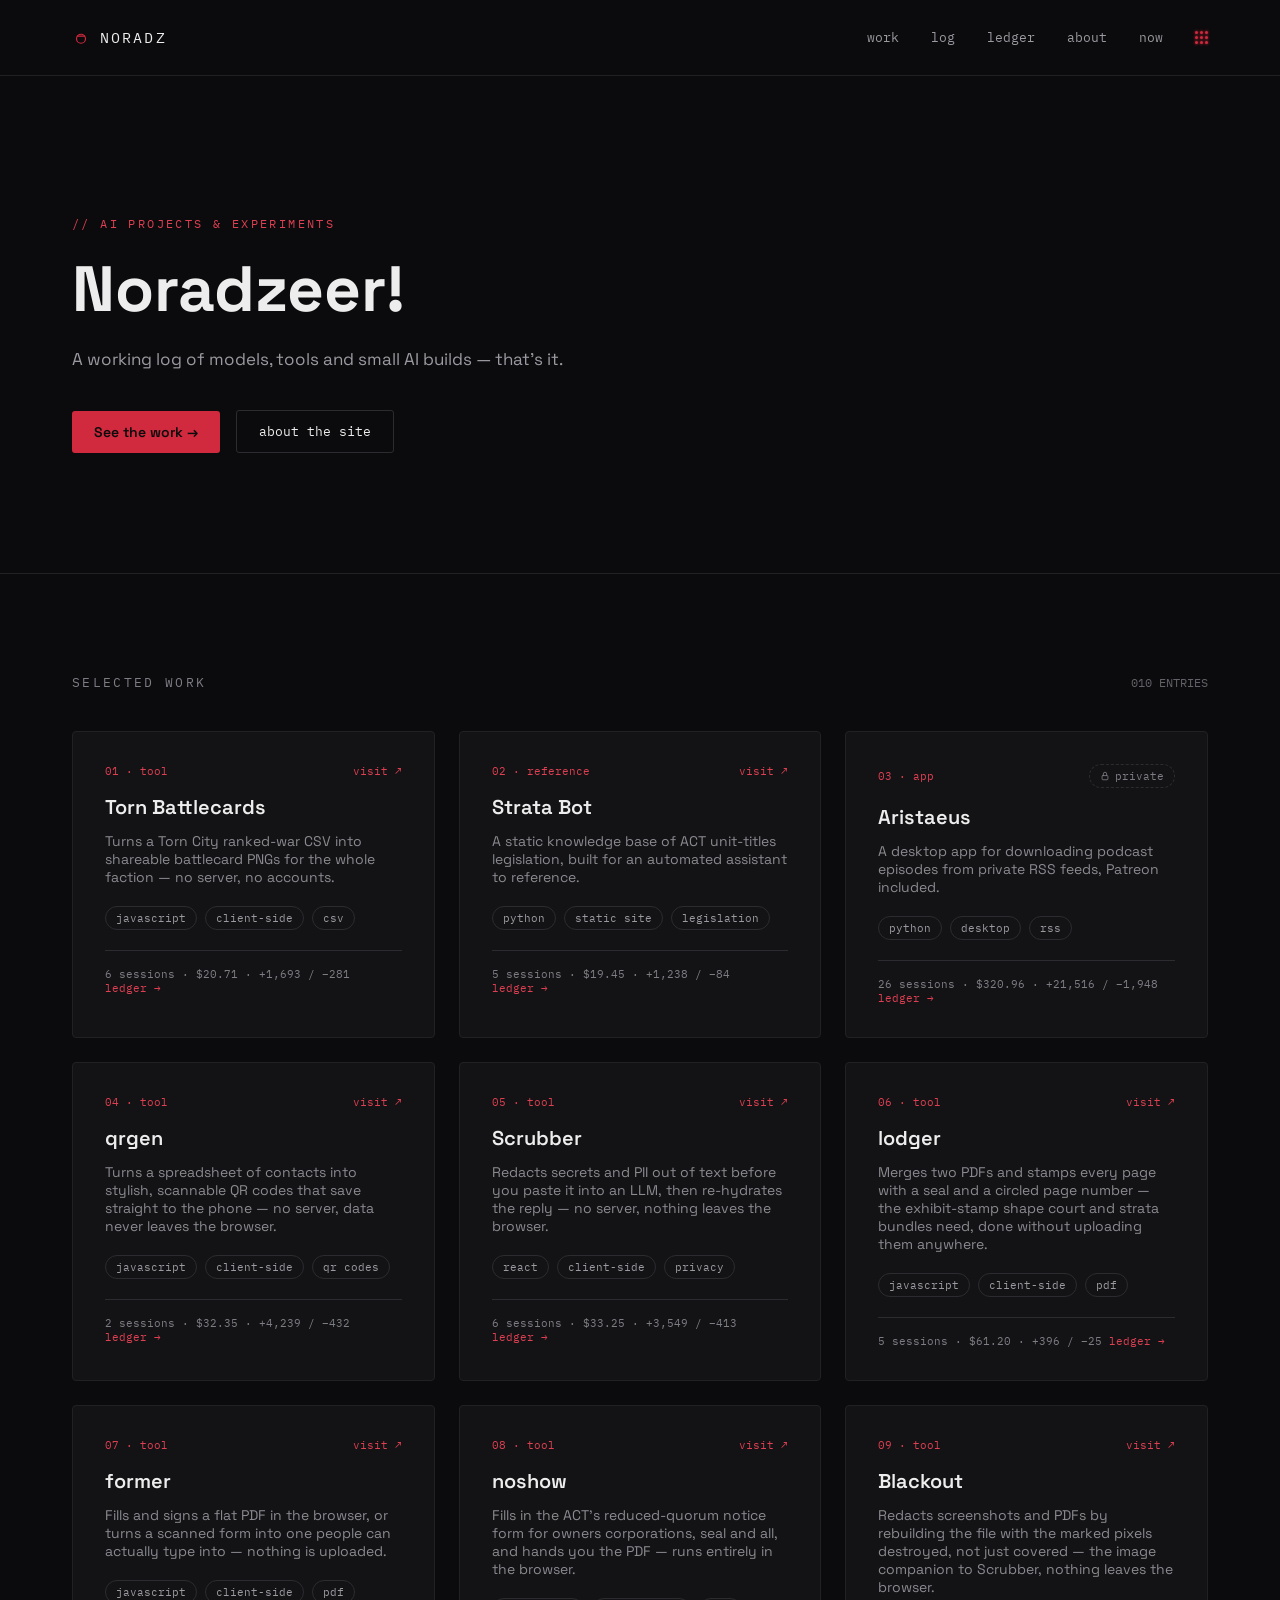
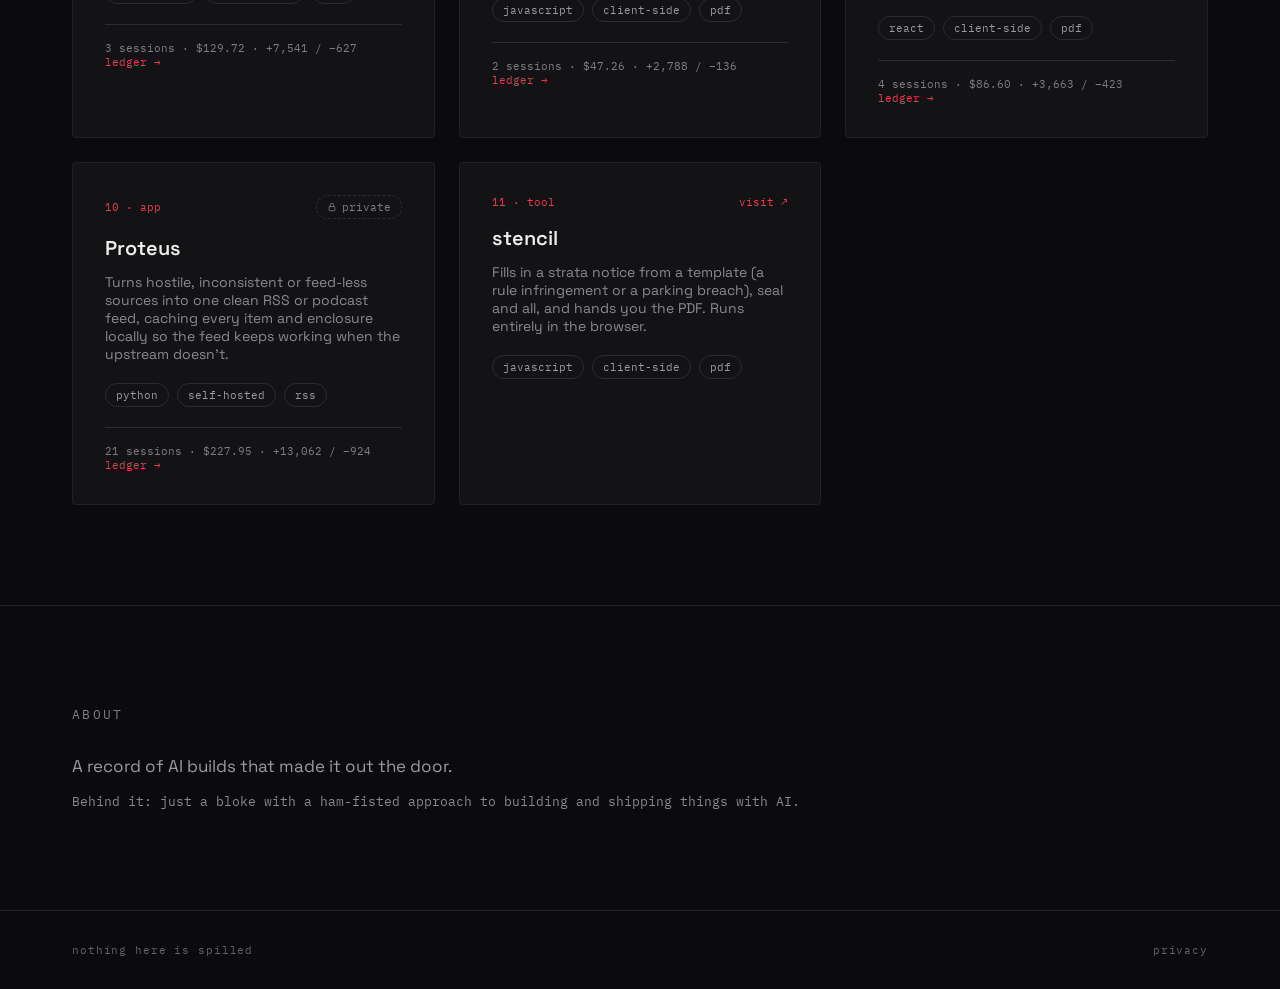
<file: index.html>
<!doctype html>
<html lang="en">
<head>
  <meta charset="UTF-8">
  <meta name="viewport" content="width=device-width, initial-scale=1.0">
  <title>Noradz — AI projects & experiments</title>
  <meta name="description" content="A working log of models, tools and small AI builds — that's it.">

  <link rel="preconnect" href="https://fonts.googleapis.com">
  <link rel="preconnect" href="https://fonts.gstatic.com" crossorigin>
  <link href="https://fonts.googleapis.com/css2?family=IBM+Plex+Mono:wght@400;500;600&family=Space+Grotesk:wght@500;600;700&display=swap" rel="stylesheet">

  <link rel="stylesheet" href="css/style.css">
  <link rel="icon" type="image/svg+xml" href="favicon.svg">
  <link rel="alternate" type="application/feed+json" title="noradz — log" href="data/log.json">
  <link rel="alternate" type="application/rss+xml" title="noradz — log" href="feed.xml">
</head>
<body>

  <header class="nav">
    <a href="#top" class="brand">
      <svg width="18" height="18" viewBox="0 0 24 24" fill="none" stroke="#d1293d" stroke-width="1.6" stroke-linecap="round" aria-hidden="true">
        <circle cx="12" cy="13" r="6"/>
        <path d="M7.13 9.5L16.87 9.5"/>
      </svg>
      <span>NORADZ</span>
    </a>
    <nav class="nav-links" aria-label="Primary">
      <a href="#work">work</a>
      <a href="log.html">log</a>
      <a href="ledger.html">ledger</a>
      <a href="#about">about</a>
      <a href="now.html">now</a>
      <span class="status-grid" aria-hidden="true">
        <span></span><span></span><span></span>
        <span></span><span></span><span></span>
        <span></span><span></span><span></span>
      </span>
    </nav>
  </header>

  <section class="hero" id="top">
    <p class="eyebrow">// AI PROJECTS &amp; EXPERIMENTS</p>
    <h1>Noradzeer!</h1>
    <p class="subhead">A working log of models, tools and small AI builds — that's it.</p>
    <div class="cta-row">
      <a href="#work" class="btn btn-primary">See the work →</a>
      <a href="#about" class="btn btn-secondary">about the site</a>
    </div>
  </section>

  <section class="projects" id="work">
    <div class="section-header">
      <span class="eyebrow">SELECTED WORK</span>
      <span class="count">010 ENTRIES</span>
    </div>
    <div class="project-grid">

      <article class="card" data-ledger-slug="torn-battlecards">
        <div class="card-meta">
          <p class="kicker">01 · tool</p>
          <a class="card-visit" href="https://battlecards.noradz.io" target="_blank" rel="noopener">visit ↗</a>
        </div>
        <h3>Torn Battlecards</h3>
        <p class="desc">Turns a Torn City ranked-war CSV into shareable battlecard PNGs for the whole faction — no server, no accounts.</p>
        <div class="tags">
          <span class="tag">javascript</span>
          <span class="tag">client-side</span>
          <span class="tag">csv</span>
        </div>
      </article>

      <article class="card" data-ledger-slug="strata-bot">
        <div class="card-meta">
          <p class="kicker">02 · reference</p>
          <a class="card-visit" href="https://strata.noradz.io" target="_blank" rel="noopener">visit ↗</a>
        </div>
        <h3>Strata Bot</h3>
        <p class="desc">A static knowledge base of ACT unit-titles legislation, built for an automated assistant to reference.</p>
        <div class="tags">
          <span class="tag">python</span>
          <span class="tag">static site</span>
          <span class="tag">legislation</span>
        </div>
      </article>

      <article class="card" data-ledger-slug="aristaeus">
        <div class="card-meta">
          <p class="kicker">03 · app</p>
          <span class="badge-private" title="Private repository — not public yet">
            <svg width="10" height="10" viewBox="0 0 24 24" fill="none" stroke="currentColor" stroke-width="2" stroke-linecap="round" stroke-linejoin="round" aria-hidden="true">
              <rect x="5" y="11" width="14" height="10" rx="2"/>
              <path d="M8 11V7a4 4 0 0 1 8 0v4"/>
            </svg>
            private
          </span>
        </div>
        <h3>Aristaeus</h3>
        <p class="desc">A desktop app for downloading podcast episodes from private RSS feeds, Patreon included.</p>
        <div class="tags">
          <span class="tag">python</span>
          <span class="tag">desktop</span>
          <span class="tag">rss</span>
        </div>
      </article>

      <article class="card" data-ledger-slug="qrgen">
        <div class="card-meta">
          <p class="kicker">04 · tool</p>
          <a class="card-visit" href="https://qrgen.noradz.io" target="_blank" rel="noopener">visit ↗</a>
        </div>
        <h3>qrgen</h3>
        <p class="desc">Turns a spreadsheet of contacts into stylish, scannable QR codes that save straight to the phone — no server, data never leaves the browser.</p>
        <div class="tags">
          <span class="tag">javascript</span>
          <span class="tag">client-side</span>
          <span class="tag">qr codes</span>
        </div>
      </article>

      <article class="card" data-ledger-slug="scrubber">
        <div class="card-meta">
          <p class="kicker">05 · tool</p>
          <a class="card-visit" href="https://scrubber.noradz.io" target="_blank" rel="noopener">visit ↗</a>
        </div>
        <h3>Scrubber</h3>
        <p class="desc">Redacts secrets and PII out of text before you paste it into an LLM, then re-hydrates the reply — no server, nothing leaves the browser.</p>
        <div class="tags">
          <span class="tag">react</span>
          <span class="tag">client-side</span>
          <span class="tag">privacy</span>
        </div>
      </article>

      <article class="card" data-ledger-slug="lodger">
        <div class="card-meta">
          <p class="kicker">06 · tool</p>
          <a class="card-visit" href="https://lodger.noradz.io" target="_blank" rel="noopener">visit ↗</a>
        </div>
        <h3>lodger</h3>
        <p class="desc">Merges two PDFs and stamps every page with a seal and a circled page number — the exhibit-stamp shape court and strata bundles need, done without uploading them anywhere.</p>
        <div class="tags">
          <span class="tag">javascript</span>
          <span class="tag">client-side</span>
          <span class="tag">pdf</span>
        </div>
      </article>

      <article class="card" data-ledger-slug="former">
        <div class="card-meta">
          <p class="kicker">07 · tool</p>
          <a class="card-visit" href="https://former.noradz.io" target="_blank" rel="noopener">visit ↗</a>
        </div>
        <h3>former</h3>
        <p class="desc">Fills and signs a flat PDF in the browser, or turns a scanned form into one people can actually type into — nothing is uploaded.</p>
        <div class="tags">
          <span class="tag">javascript</span>
          <span class="tag">client-side</span>
          <span class="tag">pdf</span>
        </div>
      </article>

      <article class="card" data-ledger-slug="noshow">
        <div class="card-meta">
          <p class="kicker">08 · tool</p>
          <a class="card-visit" href="https://noshow.noradz.io" target="_blank" rel="noopener">visit ↗</a>
        </div>
        <h3>noshow</h3>
        <p class="desc">Fills in the ACT's reduced-quorum notice form for owners corporations, seal and all, and hands you the PDF — runs entirely in the browser.</p>
        <div class="tags">
          <span class="tag">javascript</span>
          <span class="tag">client-side</span>
          <span class="tag">pdf</span>
        </div>
      </article>

      <article class="card" data-ledger-slug="blackout">
        <div class="card-meta">
          <p class="kicker">09 · tool</p>
          <a class="card-visit" href="https://blackout.noradz.io" target="_blank" rel="noopener">visit ↗</a>
        </div>
        <h3>Blackout</h3>
        <p class="desc">Redacts screenshots and PDFs by rebuilding the file with the marked pixels destroyed, not just covered — the image companion to Scrubber, nothing leaves the browser.</p>
        <div class="tags">
          <span class="tag">react</span>
          <span class="tag">client-side</span>
          <span class="tag">pdf</span>
        </div>
      </article>

      <article class="card" data-ledger-slug="proteus">
        <div class="card-meta">
          <p class="kicker">10 · app</p>
          <span class="badge-private" title="Private repository — not public yet">
            <svg width="10" height="10" viewBox="0 0 24 24" fill="none" stroke="currentColor" stroke-width="2" stroke-linecap="round" stroke-linejoin="round" aria-hidden="true">
              <rect x="5" y="11" width="14" height="10" rx="2"/>
              <path d="M8 11V7a4 4 0 0 1 8 0v4"/>
            </svg>
            private
          </span>
        </div>
        <h3>Proteus</h3>
        <p class="desc">Turns hostile, inconsistent or feed-less sources into one clean RSS or podcast feed, caching every item and enclosure locally so the feed keeps working when the upstream doesn't.</p>
        <div class="tags">
          <span class="tag">python</span>
          <span class="tag">self-hosted</span>
          <span class="tag">rss</span>
        </div>
      </article>

      <article class="card" data-ledger-slug="stencil">
        <div class="card-meta">
          <p class="kicker">11 · tool</p>
          <a class="card-visit" href="https://stencil.noradz.io" target="_blank" rel="noopener">visit ↗</a>
        </div>
        <h3>stencil</h3>
        <p class="desc">Fills in a strata notice from a template (a rule infringement or a parking breach), seal and all, and hands you the PDF. Runs entirely in the browser.</p>
        <div class="tags">
          <span class="tag">javascript</span>
          <span class="tag">client-side</span>
          <span class="tag">pdf</span>
        </div>
      </article>

    </div>
  </section>

  <section class="about" id="about">
    <p class="about-eyebrow">ABOUT</p>
    <p class="about-lead">A record of AI builds that made it out the door.</p>
    <p class="about-byline">Behind it: just a bloke with a ham-fisted approach to building and shipping things with AI.</p>
  </section>

  <footer class="site-footer">
    <p class="lore">nothing here is spilled</p>
    <a class="footer-link" href="privacy.html">privacy</a>
  </footer>

  <script src="js/ledger.js" defer></script>
</body>
</html>
</file>
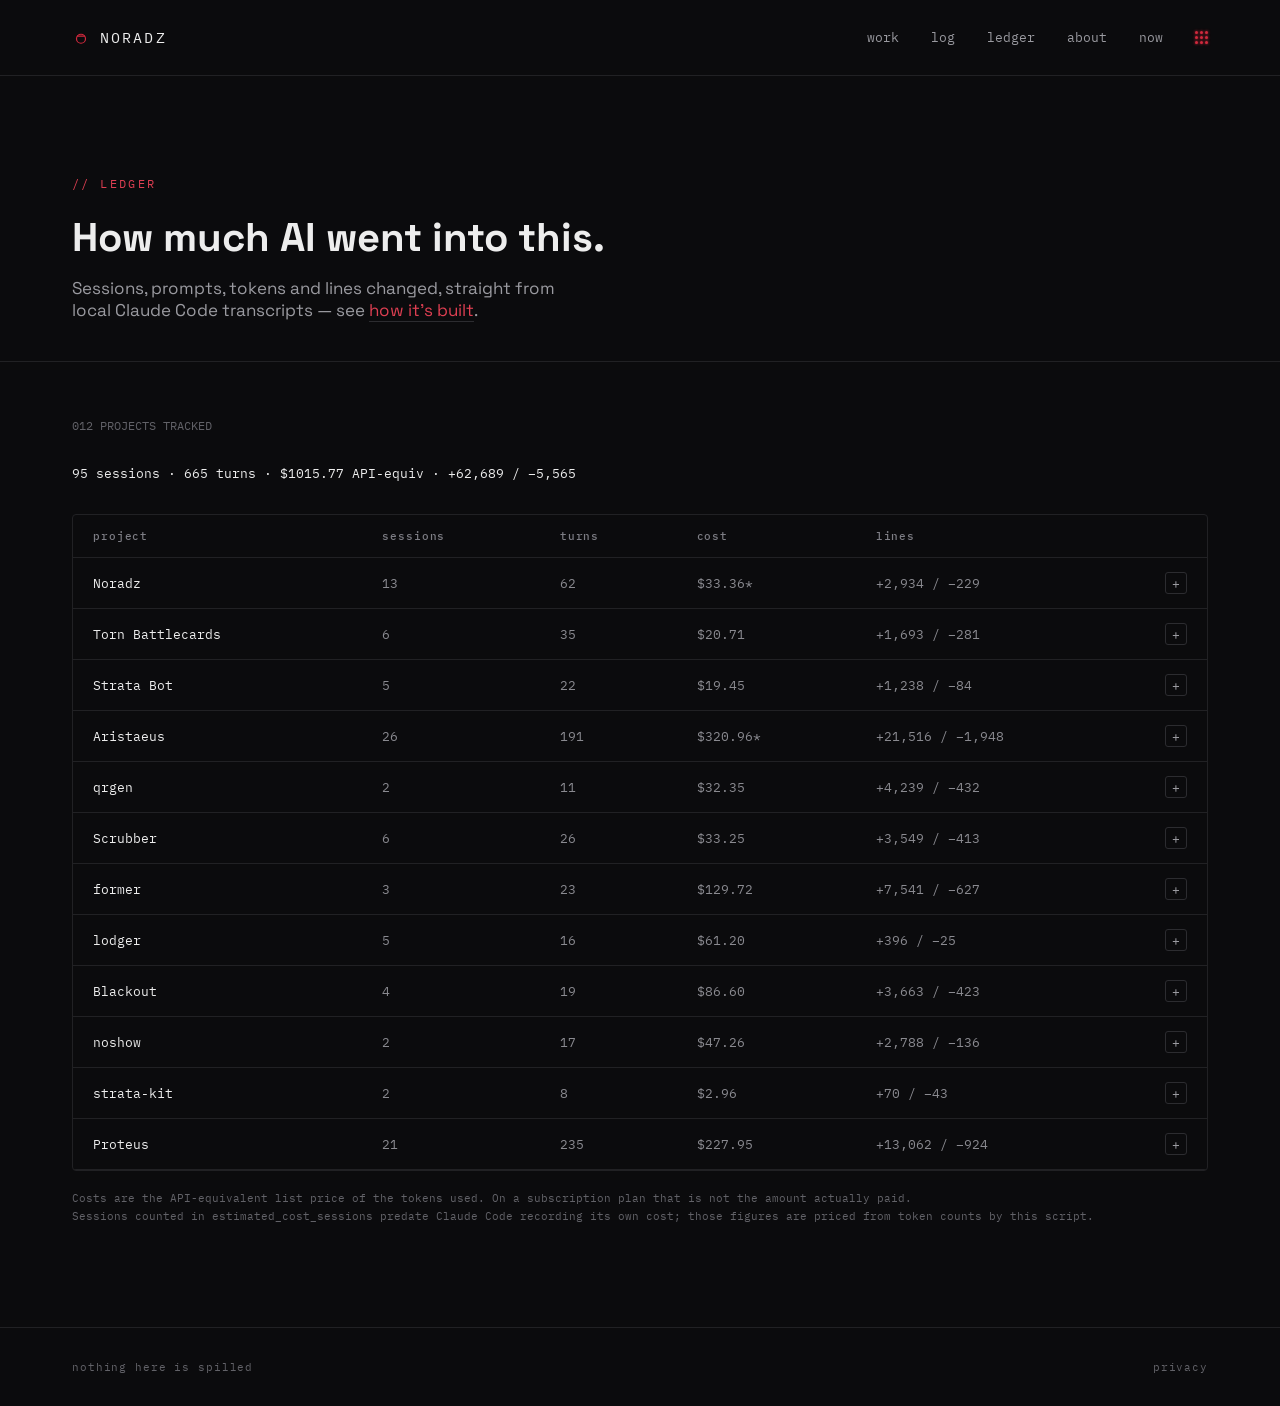
<file: ledger.html>
<!doctype html>
<html lang="en">
<head>
  <meta charset="UTF-8">
  <meta name="viewport" content="width=device-width, initial-scale=1.0">
  <title>Ledger — Noradz</title>
  <meta name="description" content="How much AI work went into each project, straight from local Claude Code transcripts.">

  <link rel="preconnect" href="https://fonts.googleapis.com">
  <link rel="preconnect" href="https://fonts.gstatic.com" crossorigin>
  <link href="https://fonts.googleapis.com/css2?family=IBM+Plex+Mono:wght@400;500;600&family=Space+Grotesk:wght@500;600;700&display=swap" rel="stylesheet">

  <link rel="stylesheet" href="css/style.css">
  <link rel="icon" type="image/svg+xml" href="favicon.svg">
</head>
<body>

  <header class="nav">
    <a href="index.html" class="brand">
      <svg width="18" height="18" viewBox="0 0 24 24" fill="none" stroke="#d1293d" stroke-width="1.6" stroke-linecap="round" aria-hidden="true">
        <circle cx="12" cy="13" r="6"/>
        <path d="M7.13 9.5L16.87 9.5"/>
      </svg>
      <span>NORADZ</span>
    </a>
    <nav class="nav-links" aria-label="Primary">
      <a href="index.html#work">work</a>
      <a href="log.html">log</a>
      <a href="ledger.html">ledger</a>
      <a href="index.html#about">about</a>
      <a href="now.html">now</a>
      <span class="status-grid" aria-hidden="true">
        <span></span><span></span><span></span>
        <span></span><span></span><span></span>
        <span></span><span></span><span></span>
      </span>
    </nav>
  </header>

  <section class="page-head">
    <p class="eyebrow">// LEDGER</p>
    <h1>How much AI went into this.</h1>
    <p class="subhead">Sessions, prompts, tokens and lines changed, straight from local Claude Code transcripts — see <a href="https://github.com/Peytonizer/noradz/blob/main/README.md#build-ledger" class="ledger-lead-link">how it's built</a>.</p>
  </section>

  <section class="ledger" id="ledger">
    <p class="count ledger-count">—</p>
    <p class="ledger-totals">—</p>
    <div class="ledger-table-wrap">
      <table class="ledger-table">
        <thead>
          <tr>
            <th>project</th>
            <th>sessions</th>
            <th>turns</th>
            <th>cost</th>
            <th>lines</th>
            <th aria-hidden="true"></th>
          </tr>
        </thead>
        <tbody><!-- populated by js/ledger.js from data/ledger.json --></tbody>
      </table>
    </div>
    <div class="ledger-notes"></div>
  </section>

  <footer class="site-footer">
    <p class="lore">nothing here is spilled</p>
    <a class="footer-link" href="privacy.html">privacy</a>
  </footer>

  <script src="js/ledger.js" defer></script>
</body>
</html>
</file>
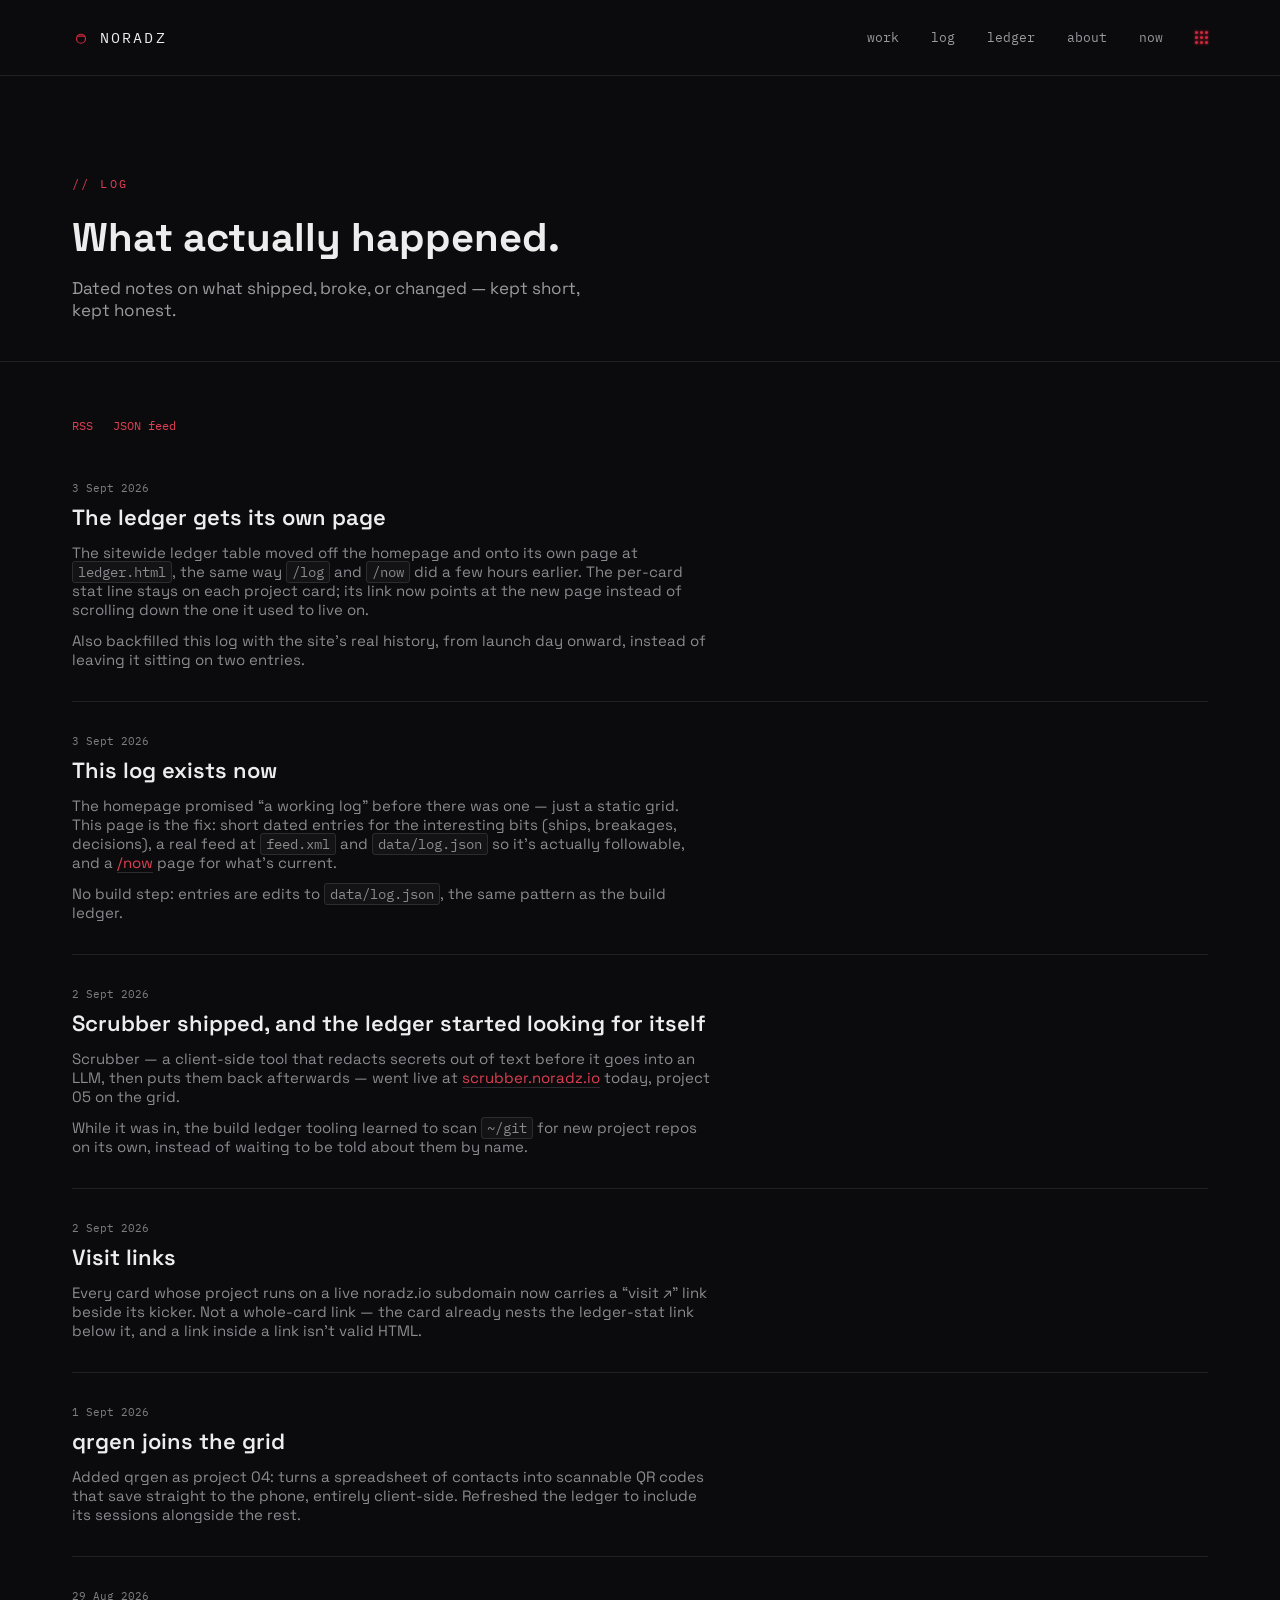
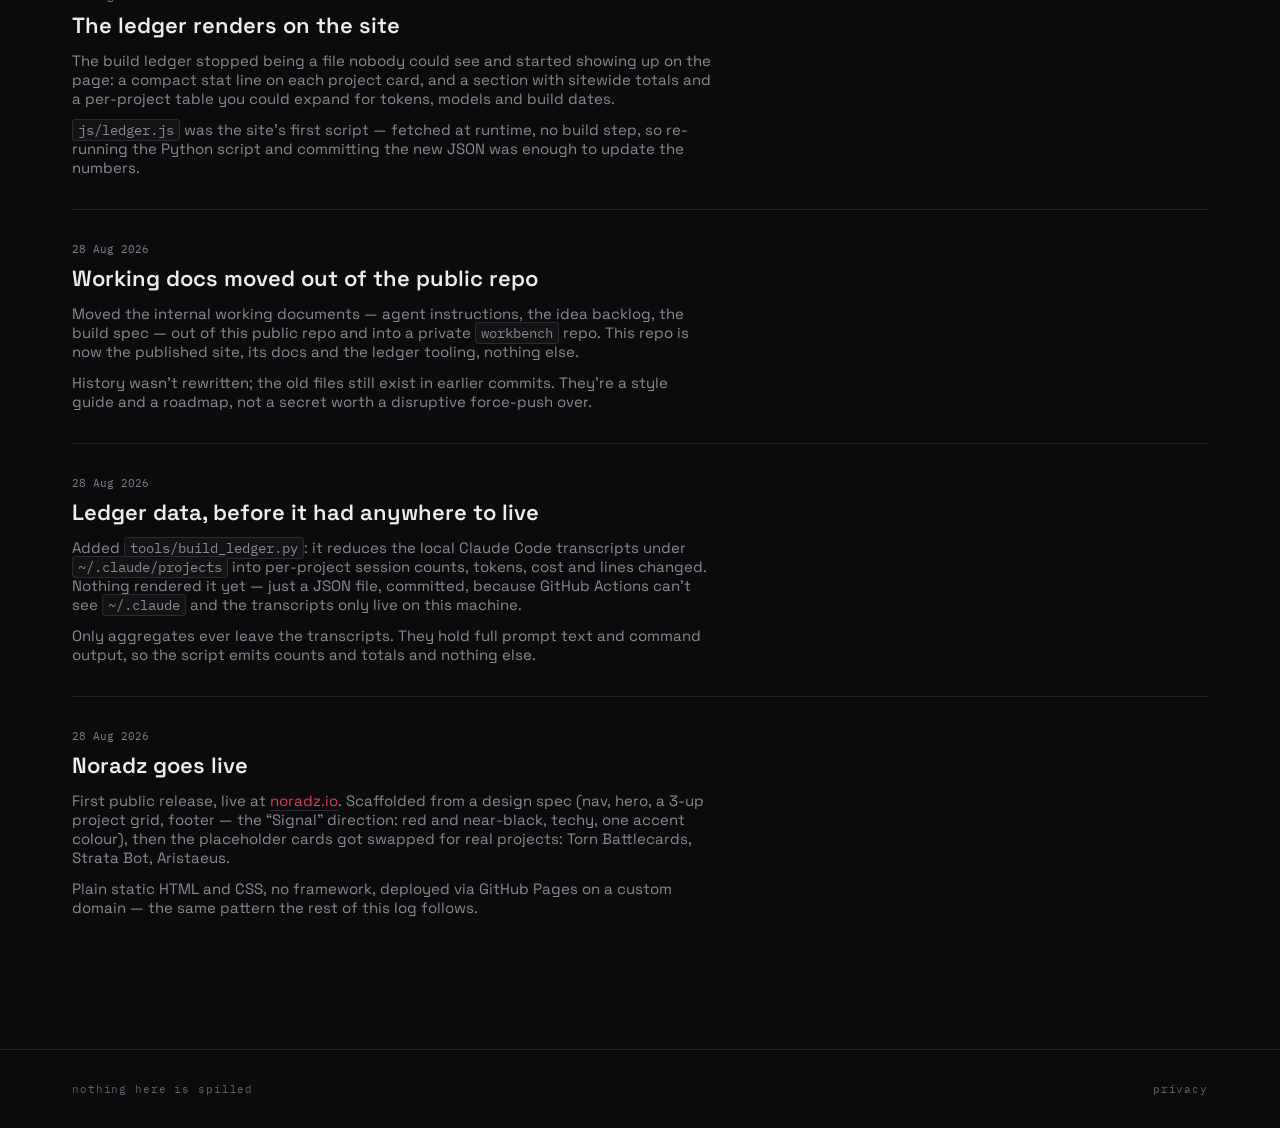
<file: log.html>
<!doctype html>
<html lang="en">
<head>
  <meta charset="UTF-8">
  <meta name="viewport" content="width=device-width, initial-scale=1.0">
  <title>Log — Noradz</title>
  <meta name="description" content="Dated notes on what shipped, broke, or changed across Matt's AI builds.">

  <link rel="preconnect" href="https://fonts.googleapis.com">
  <link rel="preconnect" href="https://fonts.gstatic.com" crossorigin>
  <link href="https://fonts.googleapis.com/css2?family=IBM+Plex+Mono:wght@400;500;600&family=Space+Grotesk:wght@500;600;700&display=swap" rel="stylesheet">

  <link rel="stylesheet" href="css/style.css">
  <link rel="icon" type="image/svg+xml" href="favicon.svg">
  <link rel="alternate" type="application/feed+json" title="noradz — log" href="data/log.json">
  <link rel="alternate" type="application/rss+xml" title="noradz — log" href="feed.xml">
</head>
<body>

  <header class="nav">
    <a href="index.html" class="brand">
      <svg width="18" height="18" viewBox="0 0 24 24" fill="none" stroke="#d1293d" stroke-width="1.6" stroke-linecap="round" aria-hidden="true">
        <circle cx="12" cy="13" r="6"/>
        <path d="M7.13 9.5L16.87 9.5"/>
      </svg>
      <span>NORADZ</span>
    </a>
    <nav class="nav-links" aria-label="Primary">
      <a href="index.html#work">work</a>
      <a href="log.html">log</a>
      <a href="ledger.html">ledger</a>
      <a href="index.html#about">about</a>
      <a href="now.html">now</a>
      <span class="status-grid" aria-hidden="true">
        <span></span><span></span><span></span>
        <span></span><span></span><span></span>
        <span></span><span></span><span></span>
      </span>
    </nav>
  </header>

  <section class="page-head">
    <p class="eyebrow">// LOG</p>
    <h1>What actually happened.</h1>
    <p class="subhead">Dated notes on what shipped, broke, or changed — kept short, kept honest.</p>
  </section>

  <section class="log">
    <p class="feed-links">
      <a href="feed.xml">RSS</a>
      <a href="data/log.json">JSON feed</a>
    </p>
    <div class="log-list"><!-- populated by js/log.js from data/log.json --></div>
  </section>

  <footer class="site-footer">
    <p class="lore">nothing here is spilled</p>
    <a class="footer-link" href="privacy.html">privacy</a>
  </footer>

  <script src="js/log.js" defer></script>
</body>
</html>
</file>
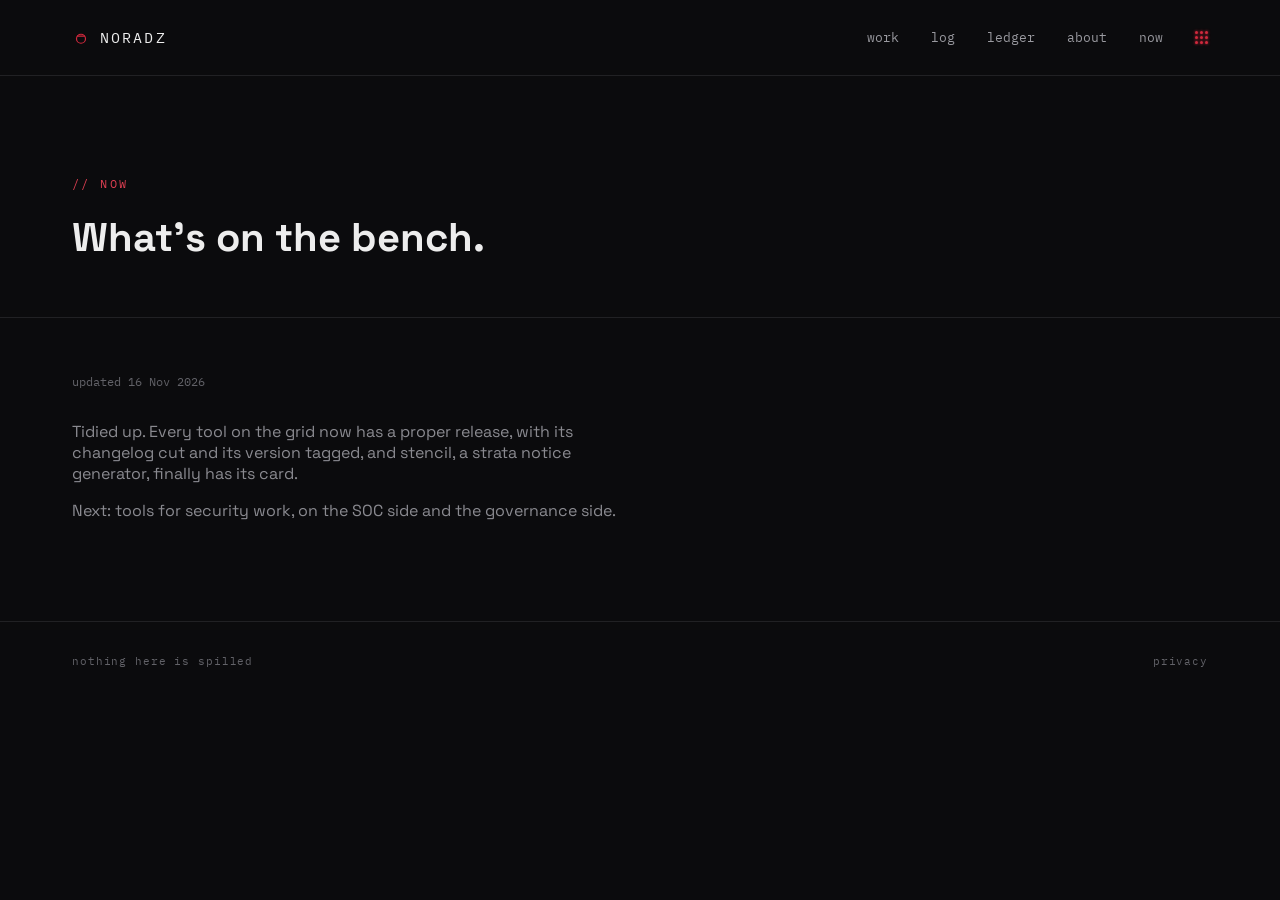
<file: now.html>
<!doctype html>
<html lang="en">
<head>
  <meta charset="UTF-8">
  <meta name="viewport" content="width=device-width, initial-scale=1.0">
  <title>Now — Noradz</title>
  <meta name="description" content="What's being built this month.">

  <link rel="preconnect" href="https://fonts.googleapis.com">
  <link rel="preconnect" href="https://fonts.gstatic.com" crossorigin>
  <link href="https://fonts.googleapis.com/css2?family=IBM+Plex+Mono:wght@400;500;600&family=Space+Grotesk:wght@500;600;700&display=swap" rel="stylesheet">

  <link rel="stylesheet" href="css/style.css">
  <link rel="icon" type="image/svg+xml" href="favicon.svg">
</head>
<body>

  <header class="nav">
    <a href="index.html" class="brand">
      <svg width="18" height="18" viewBox="0 0 24 24" fill="none" stroke="#d1293d" stroke-width="1.6" stroke-linecap="round" aria-hidden="true">
        <circle cx="12" cy="13" r="6"/>
        <path d="M7.13 9.5L16.87 9.5"/>
      </svg>
      <span>NORADZ</span>
    </a>
    <nav class="nav-links" aria-label="Primary">
      <a href="index.html#work">work</a>
      <a href="log.html">log</a>
      <a href="ledger.html">ledger</a>
      <a href="index.html#about">about</a>
      <a href="now.html">now</a>
      <span class="status-grid" aria-hidden="true">
        <span></span><span></span><span></span>
        <span></span><span></span><span></span>
        <span></span><span></span><span></span>
      </span>
    </nav>
  </header>

  <section class="page-head">
    <p class="eyebrow">// NOW</p>
    <h1>What's on the bench.</h1>
  </section>

  <section class="now">
    <p class="now-updated">updated 16 Nov 2026</p>
    <div class="now-body">
      <p>Tidied up. Every tool on the grid now has a proper release, with its changelog cut and its version tagged, and stencil, a strata notice generator, finally has its card.</p>
      <p>Next: tools for security work, on the SOC side and the governance side.</p>
    </div>
  </section>

  <footer class="site-footer">
    <p class="lore">nothing here is spilled</p>
    <a class="footer-link" href="privacy.html">privacy</a>
  </footer>

</body>
</html>
</file>
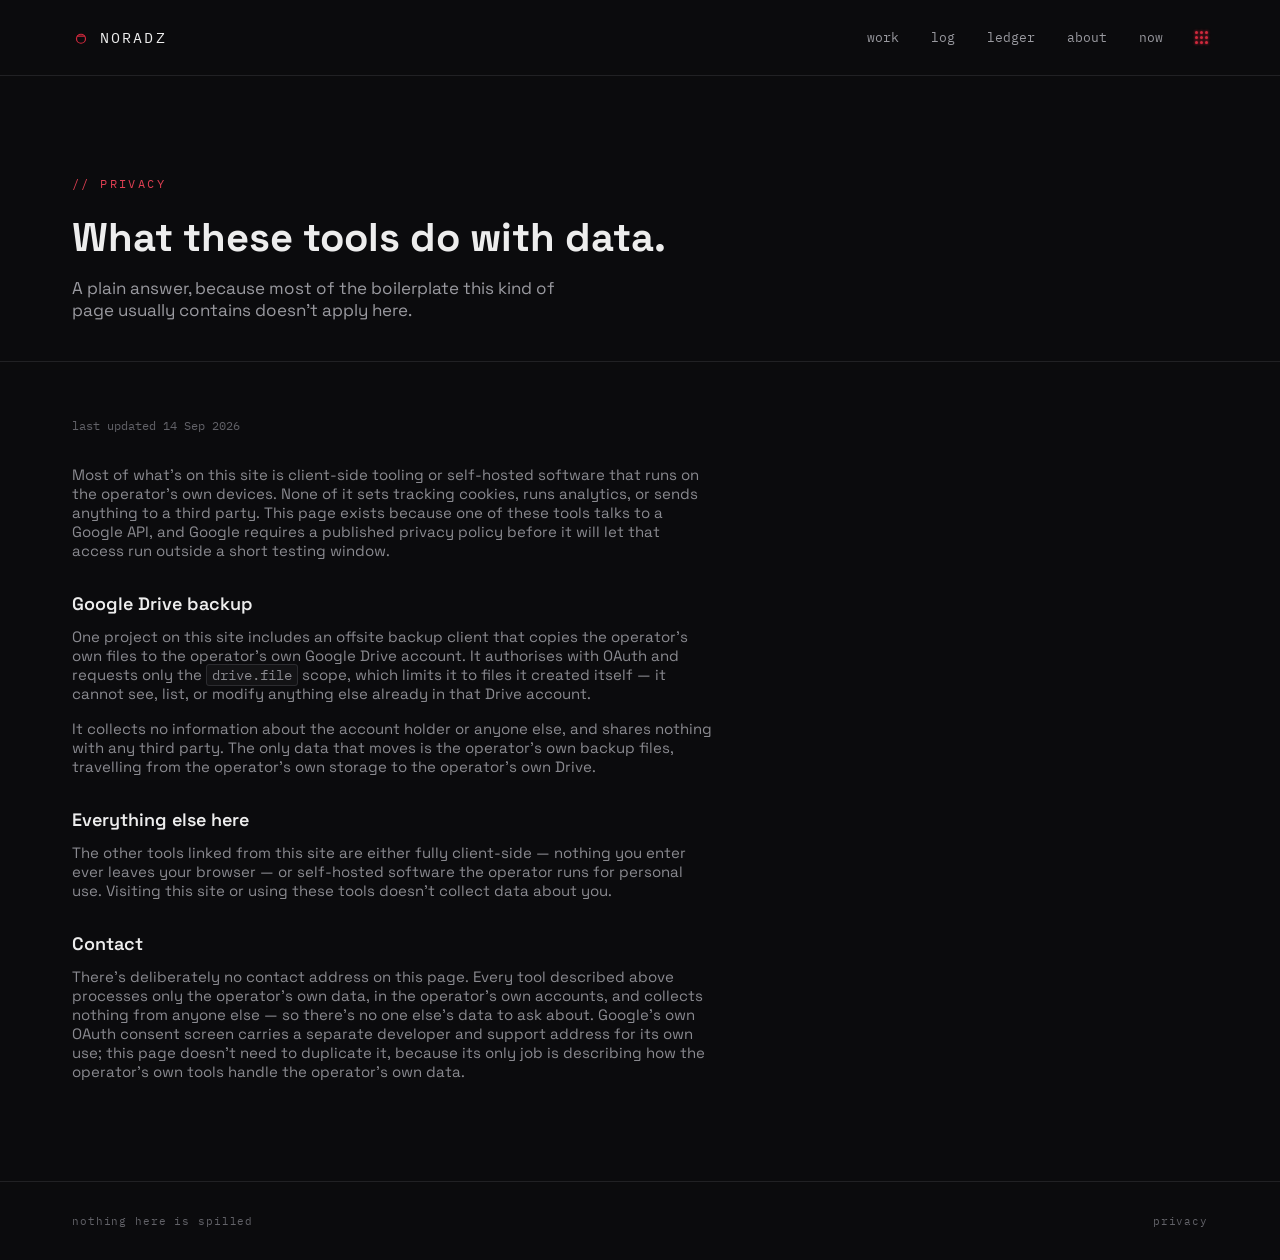
<file: privacy.html>
<!doctype html>
<html lang="en">
<head>
  <meta charset="UTF-8">
  <meta name="viewport" content="width=device-width, initial-scale=1.0">
  <title>Privacy — Noradz</title>
  <meta name="description" content="What Matt's personal tools do with data — a plain answer, not a boilerplate one.">

  <link rel="preconnect" href="https://fonts.googleapis.com">
  <link rel="preconnect" href="https://fonts.gstatic.com" crossorigin>
  <link href="https://fonts.googleapis.com/css2?family=IBM+Plex+Mono:wght@400;500;600&family=Space+Grotesk:wght@500;600;700&display=swap" rel="stylesheet">

  <link rel="stylesheet" href="css/style.css">
  <link rel="icon" type="image/svg+xml" href="favicon.svg">
</head>
<body>

  <header class="nav">
    <a href="index.html" class="brand">
      <svg width="18" height="18" viewBox="0 0 24 24" fill="none" stroke="#d1293d" stroke-width="1.6" stroke-linecap="round" aria-hidden="true">
        <circle cx="12" cy="13" r="6"/>
        <path d="M7.13 9.5L16.87 9.5"/>
      </svg>
      <span>NORADZ</span>
    </a>
    <nav class="nav-links" aria-label="Primary">
      <a href="index.html#work">work</a>
      <a href="log.html">log</a>
      <a href="ledger.html">ledger</a>
      <a href="index.html#about">about</a>
      <a href="now.html">now</a>
      <span class="status-grid" aria-hidden="true">
        <span></span><span></span><span></span>
        <span></span><span></span><span></span>
        <span></span><span></span><span></span>
      </span>
    </nav>
  </header>

  <section class="page-head">
    <p class="eyebrow">// PRIVACY</p>
    <h1>What these tools do with data.</h1>
    <p class="subhead">A plain answer, because most of the boilerplate this kind of page usually contains doesn't apply here.</p>
  </section>

  <section class="policy">
    <p class="policy-updated">last updated 14 Sep 2026</p>

    <div class="policy-body">
      <p>Most of what's on this site is client-side tooling or self-hosted software that runs on the operator's own devices. None of it sets tracking cookies, runs analytics, or sends anything to a third party. This page exists because one of these tools talks to a Google API, and Google requires a published privacy policy before it will let that access run outside a short testing window.</p>

      <h2>Google Drive backup</h2>
      <p>One project on this site includes an offsite backup client that copies the operator's own files to the operator's own Google Drive account. It authorises with OAuth and requests only the <code>drive.file</code> scope, which limits it to files it created itself — it cannot see, list, or modify anything else already in that Drive account.</p>
      <p>It collects no information about the account holder or anyone else, and shares nothing with any third party. The only data that moves is the operator's own backup files, travelling from the operator's own storage to the operator's own Drive.</p>

      <h2>Everything else here</h2>
      <p>The other tools linked from this site are either fully client-side — nothing you enter ever leaves your browser — or self-hosted software the operator runs for personal use. Visiting this site or using these tools doesn't collect data about you.</p>

      <h2>Contact</h2>
      <p>There's deliberately no contact address on this page. Every tool described above processes only the operator's own data, in the operator's own accounts, and collects nothing from anyone else — so there's no one else's data to ask about. Google's own OAuth consent screen carries a separate developer and support address for its own use; this page doesn't need to duplicate it, because its only job is describing how the operator's own tools handle the operator's own data.</p>
    </div>
  </section>

  <footer class="site-footer">
    <p class="lore">nothing here is spilled</p>
    <a class="footer-link" href="privacy.html">privacy</a>
  </footer>

</body>
</html>
</file>
<file: css/style.css>
/*
  Noradz landing page — "Signal" direction (red/black, techy).
  Built from noradz-site-spec.md. Desktop layout (1440px canvas) is the
  spec'd source of truth; breakpoints below are a build decision, not
  part of the mockup.
*/

:root {
  /* Colour tokens — red (--accent) is the sole accent colour. Don't add a second. */
  --bg: #0b0b0d;
  --surface: #131315;
  --border: #212124;
  --border-soft: #2c2c30;
  --text: #ededed;
  --text-muted: #9a9aa0;
  --text-dim: #8a8a90;
  /* faint/faintest brightened from the original spec values (#6a6a70, #4a4a50 —
     3.7:1 and 2.2:1 against --bg, both below WCAG AA's 4.5:1 for normal text)
     after Matt found the live site hard to read. These carry section labels,
     table headers, dates and the ledger's cost caveats — read constantly, not
     just decorative. Matches the same fix already shipped in Scrubber's
     Tailwind config, which copied this palette from noradz in the first
     place; the two "Signal"-themed sites should stay in sync. faint now
     clears AA (4.8:1); faintest stays the dimmest tier by design but is no
     longer near-invisible (3.3:1).
     — 2026-09-03 */
  --text-faint: #7d7d84;
  --text-faintest: #626268;
  --accent: #d1293d;
  --accent-hover: #ee5a6b;
  /* accent-as-text variant: --accent itself is only 3.8:1 against --bg, below
     AA for normal-size text. Used for kickers, eyebrows and inline links —
     real content, not decoration. --accent stays unchanged for fills,
     borders and the primary button (a larger, separate contrast question —
     see the site's CHANGELOG). --accent-hover (5.9:1) still reads as a step
     brighter on hover. */
  --accent-text: #de3f52;

  --font-body: 'Space Grotesk', system-ui, sans-serif;
  --font-mono: 'IBM Plex Mono', 'Courier New', monospace;
}

* {
  box-sizing: border-box;
}

html {
  color-scheme: dark;
}

body {
  margin: 0;
  background: var(--bg);
  color: var(--text);
  font-family: var(--font-body);
  -webkit-font-smoothing: antialiased;
}

a {
  color: inherit;
  text-decoration: none;
}

/* ---------- Nav ---------- */

.nav {
  display: flex;
  align-items: center;
  justify-content: space-between;
  padding: 28px 72px;
  border-bottom: 1px solid var(--border);
}

.brand {
  display: flex;
  align-items: center;
  gap: 10px;
  font-family: var(--font-mono);
  font-size: 15px;
  letter-spacing: 0.14em;
}

.nav-links {
  display: flex;
  align-items: center;
  gap: 32px;
  font-family: var(--font-mono);
  font-size: 13px;
  color: var(--text-muted);
}

.nav-links a:hover {
  color: var(--accent-hover);
}

/* Live/status mark — a 3x3 dot grid (swapped in for the single dot per
   the design canvas's alternate logo option). */
.status-grid {
  display: grid;
  grid-template-columns: repeat(3, 3px);
  grid-template-rows: repeat(3, 3px);
  gap: 2px;
}

.status-grid span {
  width: 3px;
  height: 3px;
  border-radius: 50%;
  background: var(--accent);
  box-shadow: 0 0 3px var(--accent);
}

/* ---------- Hero ---------- */

.hero {
  padding: 140px 72px 120px;
  border-bottom: 1px solid var(--border);
}

.eyebrow {
  font-family: var(--font-mono);
  font-size: 12px;
  letter-spacing: 0.2em;
  color: var(--accent-text);
  margin: 0 0 24px;
}

.hero h1 {
  font-size: 64px;
  font-weight: 700;
  line-height: 1.08;
  max-width: 780px;
  margin: 0 0 24px;
}

.subhead {
  font-size: 17px;
  color: var(--text-muted);
  max-width: 520px;
  margin: 0 0 40px;
}

.cta-row {
  display: flex;
  align-items: center;
  gap: 16px;
}

.btn {
  display: inline-block;
  border-radius: 3px;
  padding: 12px 22px;
}

.btn-primary {
  background: var(--accent);
  color: var(--bg);
  font-size: 14px;
  font-weight: 600;
}

.btn-primary:hover {
  background: var(--accent-hover);
}

.btn-secondary {
  font-family: var(--font-mono);
  font-size: 13px;
  border: 1px solid var(--border-soft);
}

.btn-secondary:hover {
  border-color: var(--text-muted);
}

/* ---------- Projects ---------- */

.projects {
  padding: 100px 72px;
}

.section-header {
  display: flex;
  align-items: baseline;
  justify-content: space-between;
  margin-bottom: 40px;
}

.section-header .eyebrow {
  margin: 0;
  font-size: 13px;
  text-transform: uppercase;
  letter-spacing: 0.18em;
  color: var(--text-faint);
}

.count {
  font-family: var(--font-mono);
  font-size: 12px;
  color: var(--text-faintest);
}

.project-grid {
  display: grid;
  grid-template-columns: repeat(3, 1fr);
  gap: 24px;
}

.card {
  background: var(--surface);
  border: 1px solid var(--border);
  border-radius: 4px;
  padding: 32px;
}

.kicker {
  font-family: var(--font-mono);
  font-size: 11px;
  color: var(--accent-text);
  margin: 0 0 16px;
}

/* Row pairing the kicker with an optional status badge (e.g. unspilled). */
.card-meta {
  display: flex;
  align-items: center;
  justify-content: space-between;
  margin-bottom: 16px;
}

.card-meta .kicker {
  margin: 0;
}

/* Link to a project's live noradz.io subdomain, shown beside the kicker.
   Not a whole-card link: the card already nests the ledger-stat anchor
   below, and a link inside a link is invalid HTML. */
.card-visit {
  font-family: var(--font-mono);
  font-size: 11px;
  color: var(--accent-text);
  white-space: nowrap;
}

.card-visit:hover {
  color: var(--accent-hover);
}

/* Marks a project whose repo is still private. Class name is decoupled from
   the label text (currently "private") since the wording's been revised
   more than once — rename the text without renaming the class. */
.badge-private {
  display: inline-flex;
  align-items: center;
  gap: 5px;
  font-family: var(--font-mono);
  font-size: 11px;
  color: var(--text-faint);
  border: 1px dashed var(--border-soft);
  border-radius: 20px;
  padding: 4px 10px;
}

.card h3 {
  font-size: 20px;
  font-weight: 600;
  margin: 0 0 12px;
}

.card .desc {
  font-size: 14px;
  color: var(--text-dim);
  margin: 0 0 20px;
}

.tags {
  display: flex;
  flex-wrap: wrap;
  gap: 8px;
}

.tag {
  font-family: var(--font-mono);
  font-size: 11px;
  border: 1px solid var(--border-soft);
  border-radius: 20px;
  padding: 4px 10px;
  color: var(--text-muted);
}

/* Ledger stat line appended to a card by js/ledger.js once data/ledger.json
   loads. Absent (rather than empty) when the fetch fails, e.g. opened via
   file:// — see the note in that script. */
/* Deliberately not flex: the stats text often wraps at 3-up card widths,
   and a flex-positioned link stays pinned beside its first line instead of
   following it. Plain inline flow wraps stats + link as one run of text. */
.card-ledger {
  margin-top: 20px;
  padding-top: 16px;
  border-top: 1px solid var(--border-soft);
  font-family: var(--font-mono);
  font-size: 11px;
}

.card-ledger-stats {
  color: var(--text-faint);
}

.card-ledger-link {
  color: var(--accent-text);
  white-space: nowrap;
}

.card-ledger-link:hover {
  color: var(--accent-hover);
}

/* ---------- Ledger ----------
   Lives on its own page (ledger.html) behind a .page-head, which already
   supplies the divider above — no border-top needed here. */

.ledger {
  padding: 56px 72px 100px;
}

.ledger .count {
  display: block;
  margin: 0 0 32px;
}

.ledger-lead {
  font-size: 15px;
  color: var(--text-muted);
  max-width: 560px;
  margin: 0 0 32px;
}

.ledger-lead-link {
  color: var(--accent-text);
  border-bottom: 1px solid var(--border-soft);
}

.ledger-lead-link:hover {
  color: var(--accent-hover);
}

.ledger-totals {
  font-family: var(--font-mono);
  font-size: 13px;
  color: var(--text);
  margin: 0 0 32px;
}

.ledger-table-wrap {
  overflow-x: auto;
  border: 1px solid var(--border);
  border-radius: 4px;
}

.ledger-table {
  width: 100%;
  min-width: 560px;
  border-collapse: collapse;
  font-family: var(--font-mono);
  font-size: 13px;
}

.ledger-table thead th {
  text-align: left;
  font-weight: 500;
  font-size: 11px;
  letter-spacing: 0.08em;
  color: var(--text-faint);
  padding: 14px 20px;
  border-bottom: 1px solid var(--border);
}

.ledger-cell {
  padding: 14px 20px;
  color: var(--text-dim);
  border-bottom: 1px solid var(--border);
  white-space: nowrap;
}

.ledger-cell-name {
  color: var(--text);
  white-space: normal;
}

.ledger-cell-toggle {
  width: 1%;
}

.ledger-toggle {
  width: 22px;
  height: 22px;
  border-radius: 3px;
  border: 1px solid var(--border-soft);
  background: transparent;
  color: var(--text-muted);
  font-family: var(--font-mono);
  font-size: 13px;
  line-height: 1;
  cursor: pointer;
}

.ledger-toggle:hover {
  border-color: var(--accent);
  color: var(--accent-hover);
}

.ledger-detail-cell {
  padding: 4px 20px 18px;
  background: var(--surface);
  border-bottom: 1px solid var(--border);
}

.ledger-detail-line {
  margin: 6px 0;
  font-size: 12px;
  color: var(--text-faint);
}

.ledger-notes {
  margin-top: 20px;
}

.ledger-note {
  font-family: var(--font-mono);
  font-size: 11px;
  color: var(--text-faintest);
  margin: 4px 0;
}

/* ---------- About ---------- */

.about {
  padding: 100px 72px;
  border-top: 1px solid var(--border);
}

.about-eyebrow {
  font-family: var(--font-mono);
  font-size: 13px;
  text-transform: uppercase;
  letter-spacing: 0.18em;
  color: var(--text-faint);
  margin: 0 0 32px;
}

.about-lead {
  font-size: 17px;
  color: var(--text-muted);
  max-width: 520px;
  margin: 0 0 16px;
}

.about-byline {
  font-family: var(--font-mono);
  font-size: 13px;
  color: var(--text-dim);
  margin: 0;
}

/* ---------- Page head (log, now) ----------
   Lighter version of .hero for secondary pages: same eyebrow/border rhythm,
   smaller heading, no CTA row. */

.page-head {
  padding: 100px 72px 40px;
  border-bottom: 1px solid var(--border);
}

.page-head h1 {
  font-size: 40px;
  font-weight: 700;
  line-height: 1.15;
  max-width: 640px;
  margin: 0 0 16px;
}

.page-head .subhead {
  margin-bottom: 0;
}

/* ---------- Log ---------- */

.log {
  padding: 56px 72px 100px;
}

.feed-links {
  display: flex;
  gap: 20px;
  margin: 0 0 48px;
  font-family: var(--font-mono);
  font-size: 12px;
}

.feed-links a {
  color: var(--accent-text);
}

.feed-links a:hover {
  color: var(--accent-hover);
}

.log-entry {
  padding: 32px 0;
  border-top: 1px solid var(--border);
}

.log-entry:first-child {
  border-top: none;
  padding-top: 0;
}

.log-date {
  font-family: var(--font-mono);
  font-size: 11px;
  color: var(--text-faint);
  margin: 0 0 8px;
}

.log-entry-title {
  font-size: 22px;
  font-weight: 600;
  margin: 0 0 12px;
}

.log-entry-body {
  font-size: 15px;
  color: var(--text-dim);
  max-width: 640px;
}

.log-entry-body p {
  margin: 0 0 12px;
}

.log-entry-body p:last-child {
  margin-bottom: 0;
}

.log-entry-body code {
  font-family: var(--font-mono);
  font-size: 0.9em;
  background: var(--surface);
  border: 1px solid var(--border-soft);
  border-radius: 3px;
  padding: 1px 5px;
}

.log-entry-body a {
  color: var(--accent-text);
  border-bottom: 1px solid var(--border-soft);
}

.log-entry-body a:hover {
  color: var(--accent-hover);
}

/* ---------- Now ---------- */

.now {
  padding: 56px 72px 100px;
}

.now-updated {
  font-family: var(--font-mono);
  font-size: 12px;
  color: var(--text-faintest);
  margin: 0 0 32px;
}

.now-body {
  font-size: 16px;
  color: var(--text-dim);
  max-width: 560px;
}

.now-body p {
  margin: 0 0 16px;
}

.now-body p:last-child {
  margin-bottom: 0;
}

/* ---------- Privacy ---------- */

.policy {
  padding: 56px 72px 100px;
}

.policy-updated {
  font-family: var(--font-mono);
  font-size: 12px;
  color: var(--text-faintest);
  margin: 0 0 32px;
}

.policy-body {
  font-size: 15px;
  color: var(--text-dim);
  max-width: 640px;
}

.policy-body h2 {
  font-size: 18px;
  font-weight: 600;
  color: var(--text);
  margin: 32px 0 12px;
}

.policy-body h2:first-child {
  margin-top: 0;
}

.policy-body p {
  margin: 0 0 16px;
}

.policy-body p:last-child {
  margin-bottom: 0;
}

.policy-body code {
  font-family: var(--font-mono);
  font-size: 0.9em;
  background: var(--surface);
  border: 1px solid var(--border-soft);
  border-radius: 3px;
  padding: 1px 5px;
}

/* ---------- Footer ---------- */

.site-footer {
  display: flex;
  align-items: center;
  justify-content: space-between;
  padding: 32px 72px;
  border-top: 1px solid var(--border);
}

.lore {
  font-family: var(--font-mono);
  font-size: 11px;
  letter-spacing: 0.08em;
  color: var(--text-faintest);
  margin: 0;
}

.footer-link {
  font-family: var(--font-mono);
  font-size: 11px;
  letter-spacing: 0.08em;
  color: var(--text-faintest);
}

.footer-link:hover {
  color: var(--accent-text);
}

/* ---------- Responsive ----------
   Not covered by the spec (1440px desktop only) — breakpoints below
   are a build-time decision, chosen to keep the same visual rhythm
   at smaller widths. */

@media (max-width: 900px) {
  .nav,
  .hero,
  .page-head,
  .projects,
  .ledger,
  .log,
  .now,
  .policy,
  .site-footer {
    padding-left: 32px;
    padding-right: 32px;
  }

  .hero {
    padding-top: 96px;
    padding-bottom: 80px;
  }

  .hero h1 {
    font-size: 44px;
  }

  .page-head h1 {
    font-size: 32px;
  }

  .project-grid {
    grid-template-columns: 1fr;
  }
}

@media (max-width: 560px) {
  .nav {
    flex-wrap: wrap;
    gap: 16px;
  }

  .nav-links {
    gap: 20px;
  }

  .hero h1 {
    font-size: 34px;
  }

  .cta-row {
    flex-wrap: wrap;
  }

  .site-footer {
    flex-direction: column;
    align-items: flex-start;
    gap: 8px;
  }
}
</file>
